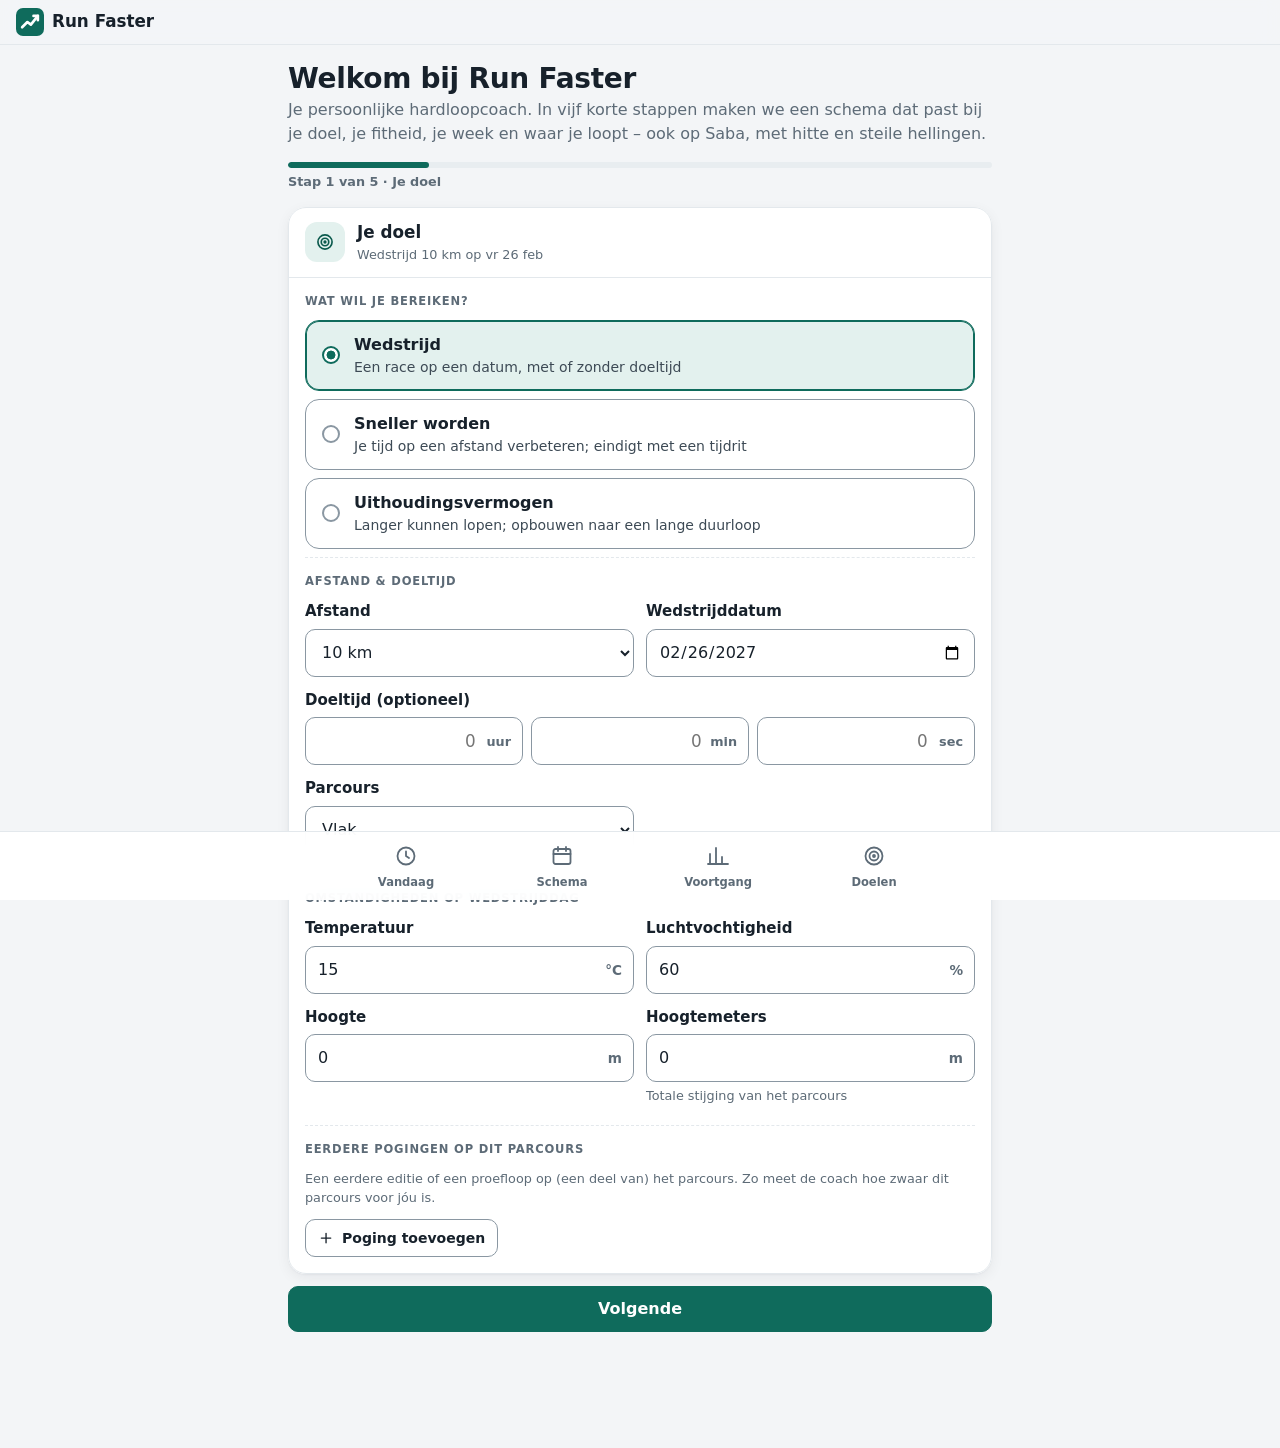
<file: index.html>
<!DOCTYPE html>
<html lang="nl">
<head>
<meta charset="utf-8">
<meta name="viewport" content="width=device-width, initial-scale=1, viewport-fit=cover">
<title>Run Faster – jouw persoonlijke hardloopcoach</title>
<meta name="description" content="Persoonlijke hardlooptrainingsschema's op maat: tempo, uithoudingsvermogen en snelheid, aangepast aan je doelen, hitte en hellingen. Met Garmin-import.">
<meta name="theme-color" content="#0f5c4c" media="(prefers-color-scheme: light)">
<meta name="theme-color" content="#101614" media="(prefers-color-scheme: dark)">
<meta property="og:title" content="Run Faster – jouw persoonlijke hardloopcoach">
<meta property="og:description" content="Trainingsschema's op maat die zich aanpassen aan je doelen en omstandigheden.">
<meta property="og:type" content="website">
<meta property="og:url" content="https://vanhunsel39.github.io/run-faster/">
<meta property="og:image" content="https://vanhunsel39.github.io/run-faster/icons/icon-512.png">
<meta name="twitter:card" content="summary">
<link rel="canonical" href="https://vanhunsel39.github.io/run-faster/">
<link rel="manifest" href="manifest.webmanifest">
<link rel="icon" href="icons/icon.svg" type="image/svg+xml">
<link rel="apple-touch-icon" href="icons/icon-192.png">
<link rel="stylesheet" href="css/styles.css">
<script defer src="js/units.js"></script>
<script defer src="js/vdot.js"></script>
<script defer src="js/conditions.js"></script>
<script defer src="js/sports.js"></script>
<script defer src="js/goal.js"></script>
<script defer src="js/zones.js"></script>
<script defer src="js/load.js"></script>
<script defer src="js/planner.js"></script>
<script defer src="js/coach.js"></script>
<script defer src="js/stats.js"></script>
<script defer src="js/player.js"></script>
<script defer src="js/importers.js"></script>
<script defer src="js/fitexport.js"></script>
<script defer src="js/storage.js"></script>
<script defer src="js/charts.js"></script>
<script defer src="js/app.js"></script>
</head>
<body>
<a class="skip-link" href="#view">Naar de inhoud</a>

<header class="app-header">
  <div class="brand">
    <svg class="brand-mark" viewBox="0 0 32 32" width="32" height="32" aria-hidden="true" focusable="false">
      <rect width="32" height="32" rx="8" fill="currentColor"/>
      <path d="M7 22 L13 16 L17 19 L25 9" fill="none" stroke="var(--on-accent)" stroke-width="3" stroke-linecap="round" stroke-linejoin="round"/>
      <path d="M20 9 H25 V14" fill="none" stroke="var(--on-accent)" stroke-width="3" stroke-linecap="round" stroke-linejoin="round"/>
    </svg>
    <span class="brand-name">Run Faster</span>
  </div>
  <p class="header-status" id="headerStatus"></p>
</header>

<main id="view" tabindex="-1">
  <h1>Run Faster</h1>
  <noscript><p>Deze app heeft JavaScript nodig. Zet JavaScript aan in je browser om je trainingsschema te gebruiken.</p></noscript>
  <p class="muted">Laden…</p>
</main>

<button type="button" class="fab" id="fab" data-action="fab" aria-label="Snel invoeren: run, andere sport of Garmin-bestand" hidden>
  <svg viewBox="0 0 24 24" aria-hidden="true" focusable="false"><path d="M12 5v14M5 12h14"/></svg>
</button>

<section id="player" class="player" role="dialog" aria-modal="true" aria-labelledby="plTitle" hidden></section>

<nav class="tabbar" aria-label="Hoofdnavigatie">
  <ul>
    <li><button type="button" data-nav="today"><svg viewBox="0 0 24 24" aria-hidden="true" focusable="false"><circle cx="12" cy="12" r="8.5"/><path d="M12 7.5V12l3 2"/></svg><span>Vandaag</span></button></li>
    <li><button type="button" data-nav="plan"><svg viewBox="0 0 24 24" aria-hidden="true" focusable="false"><rect x="3.5" y="5" width="17" height="15" rx="2"/><path d="M3.5 10h17M8 3v4M16 3v4"/></svg><span>Schema</span></button></li>
    <li><button type="button" data-nav="progress"><svg viewBox="0 0 24 24" aria-hidden="true" focusable="false"><path d="M4 20V10M10 20V4M16 20v-7M22 20H2"/></svg><span>Voortgang</span></button></li>
    <li><button type="button" data-nav="goals"><svg viewBox="0 0 24 24" aria-hidden="true" focusable="false"><circle cx="12" cy="12" r="8.5"/><circle cx="12" cy="12" r="4.5"/><circle cx="12" cy="12" r="1"/></svg><span>Doelen</span></button></li>
  </ul>
</nav>

<dialog id="modal" aria-labelledby="modalTitle">
  <div class="modal-inner">
    <div class="modal-head">
      <h2 id="modalTitle">Details</h2>
      <button type="button" class="icon-btn" data-action="closeModal" aria-label="Sluiten">
        <svg viewBox="0 0 24 24" aria-hidden="true" focusable="false"><path d="M6 6l12 12M18 6L6 18"/></svg>
      </button>
    </div>
    <div id="modalBody"></div>
  </div>
</dialog>

<input type="file" id="fileImport" aria-label="Garmin-bestand kiezen" accept=".fit,.gpx,.tcx,.zip,application/zip,application/gpx+xml" hidden>
<input type="file" id="fileBackup" aria-label="Back-upbestand kiezen" accept=".json,application/json" hidden>
<div id="dropHint" class="drop-hint" hidden><p>Laat je Garmin-bestand los om te importeren</p></div>
<div class="toast" id="toast" role="status" aria-live="polite"></div>
</body>
</html>
</file>
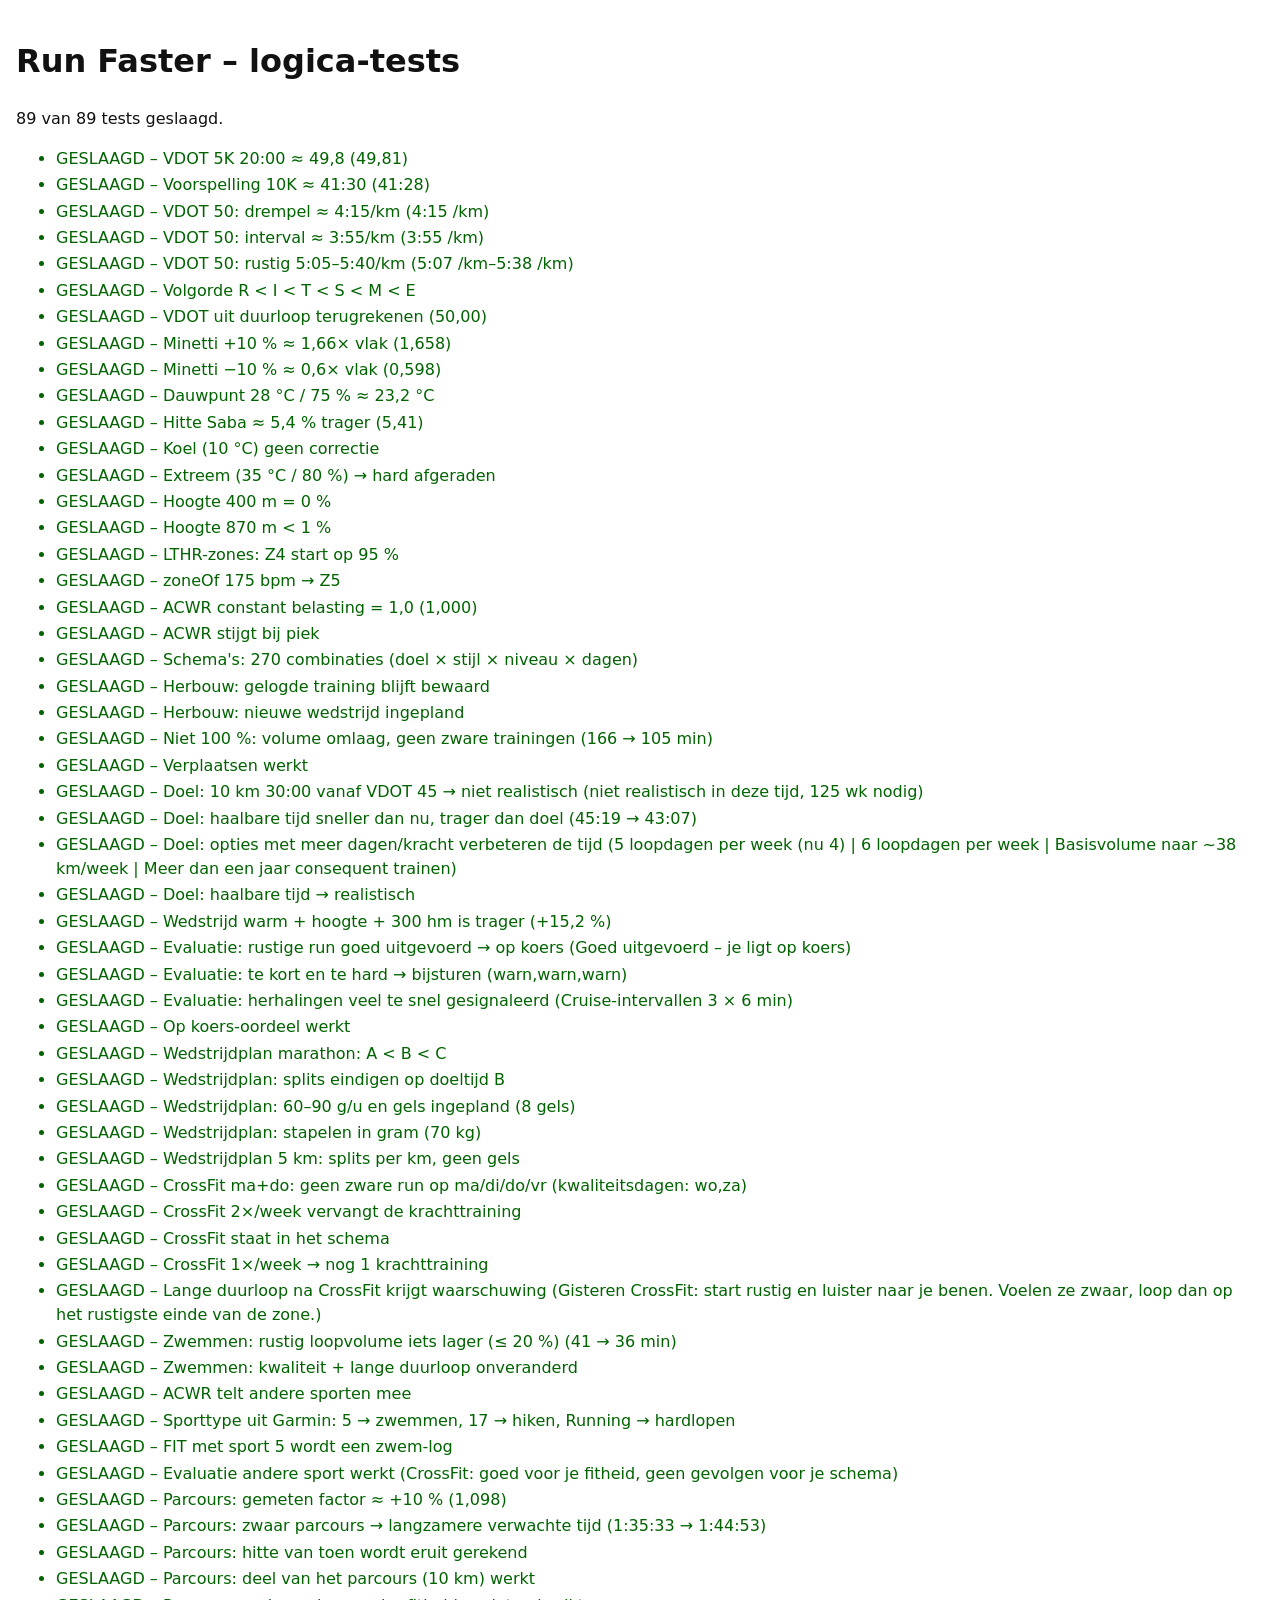
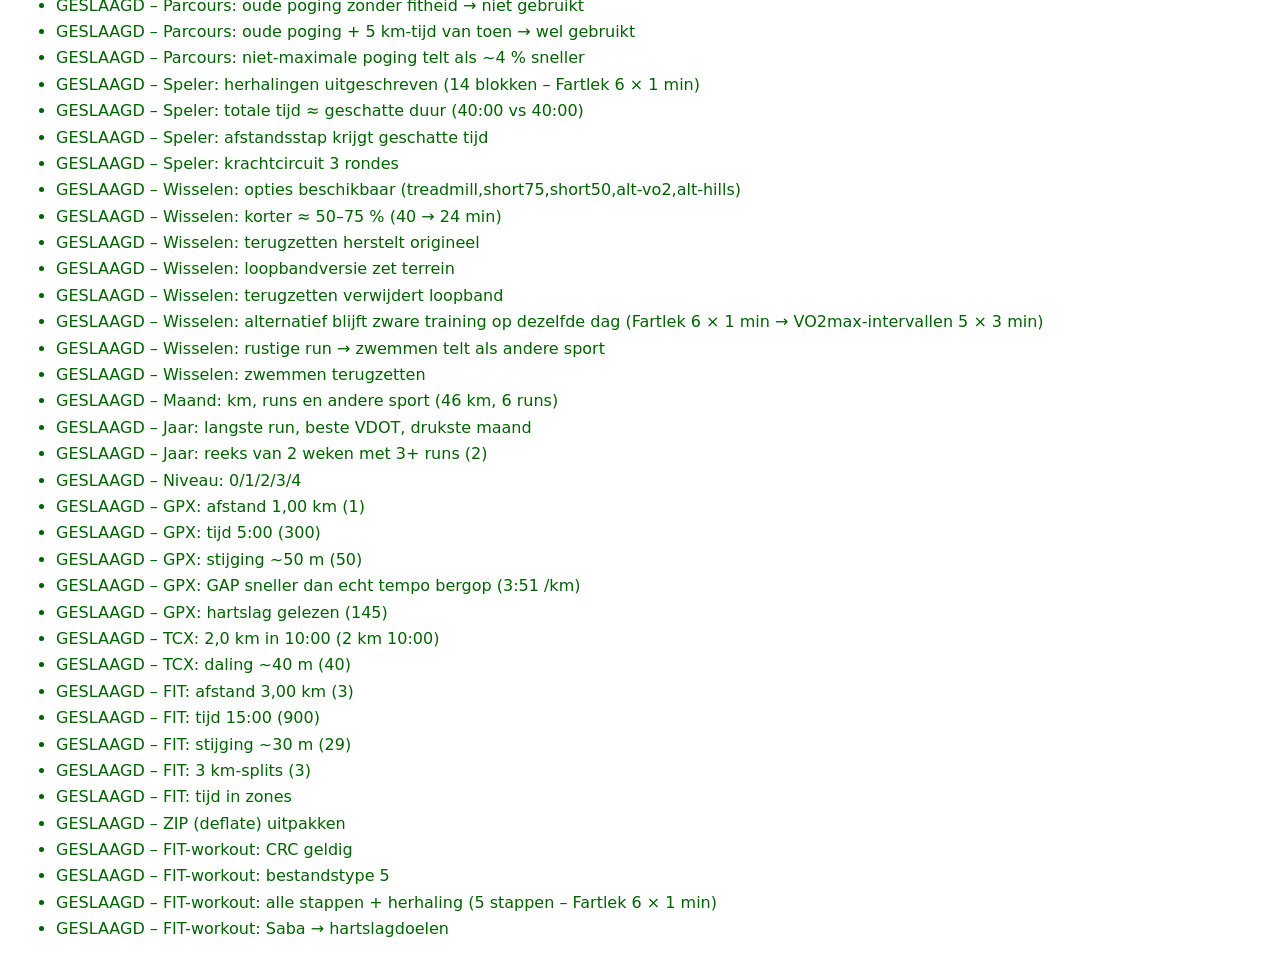
<file: tests/tests.html>
<!DOCTYPE html>
<html lang="nl">
<head>
<meta charset="utf-8">
<meta name="viewport" content="width=device-width, initial-scale=1">
<title>Run Faster – logica-tests</title>
<meta name="description" content="Zelftests voor de rekenkern van Run Faster.">
<style>
  body { font: 16px/1.5 system-ui, sans-serif; margin: 0; padding: 1rem; background: #fff; color: #111; }
  .pass { color: #006300; } .fail { color: #b00020; font-weight: 700; }
  li { margin: .15rem 0; }
</style>
<script src="../js/units.js" defer></script>
<script src="../js/vdot.js" defer></script>
<script src="../js/conditions.js" defer></script>
<script src="../js/sports.js" defer></script>
<script src="../js/goal.js" defer></script>
<script src="../js/zones.js" defer></script>
<script src="../js/load.js" defer></script>
<script src="../js/planner.js" defer></script>
<script src="../js/coach.js" defer></script>
<script src="../js/stats.js" defer></script>
<script src="../js/player.js" defer></script>
<script src="../js/importers.js" defer></script>
<script src="../js/fitexport.js" defer></script>
<script src="tests.js" defer></script>
</head>
<body>
<main>
  <h1>Run Faster – logica-tests</h1>
  <p id="summary">Bezig…</p>
  <ul id="results"></ul>
</main>
</body>
</html>
</file>
<file: css/styles.css>
/*
 * Run Faster – thema "rustig & professioneel". Mobile-first.
 * Uitlijning: alles links uitgelijnd (kaarten, formulieren, lijsten). Alleen lege staten zijn gecentreerd.
 * Spacing: 8px-raster (--s1 4 · --s2 8 · --s3 12 · --s4 16 · --s5 24 · --s6 32 · --s7 48).
 */
:root {
  color-scheme: light;
  --bg: #f3f5f7;
  --surface: #ffffff;
  --surface-2: #f1f4f6;
  --surface-3: #e8edf0;
  --ink: #17212b;
  --ink-2: #3d4a55;
  --muted: #5d6b77;
  --line: #e3e8ec;
  --field-border: #8a97a2;
  --accent: #0f6b5c;
  --accent-ink: #0b5a4d;
  --accent-soft: #e3f1ee;
  --on-accent: #ffffff;
  --good: #1f7a3a;
  --good-bg: #e7f5ec;
  --warn: #8a5300;
  --warn-bg: #fff4e0;
  --bad: #b42318;
  --bad-bg: #fdecea;
  --focus: #1d5fd1;
  --t-easy: #2a78d6;
  --t-key: #d9541e;
  --t-long: #4a3aa7;
  --t-cross: #12805c;
  --t-strength: #a63d78;
  --t-rest: #6b7783;
  --series-1: #2a78d6;
  --series-2: #eb6834;
  --grid: #e5e8ea;
  --axis: #c3c7cb;
  --tick: #6b6a64;
  --phase-base: #2a78d6;
  --phase-build: #1baf7a;
  --phase-peak: #eb6834;
  --phase-taper: #4a3aa7;
  --phase-test: #e87ba4;

  --s1: .25rem; --s2: .5rem; --s3: .75rem; --s4: 1rem; --s5: 1.5rem; --s6: 2rem; --s7: 3rem;
  --r-lg: 18px;
  --r: 14px;
  --r-sm: 10px;
  --shadow: 0 1px 2px rgba(16, 24, 40, .04), 0 4px 14px rgba(16, 24, 40, .06);
  --shadow-up: 0 -4px 18px rgba(16, 24, 40, .08);
  --tabbar-h: 4.25rem;
  --font: system-ui, -apple-system, "Segoe UI", Roboto, "Helvetica Neue", Arial, sans-serif;
}

@media (prefers-color-scheme: dark) {
  :root {
    color-scheme: dark;
    --bg: #0f1418;
    --surface: #182026;
    --surface-2: #1f2930;
    --surface-3: #27333b;
    --ink: #e8eef2;
    --ink-2: #c5d0d8;
    --muted: #9aa8b3;
    --line: #26323a;
    --field-border: #6d7c87;
    --accent: #4fd1b5;
    --accent-ink: #7fe0c9;
    --accent-soft: #16322c;
    --on-accent: #052019;
    --good: #5ad17a;
    --good-bg: #13301c;
    --warn: #ffc46b;
    --warn-bg: #33270f;
    --bad: #ff8f86;
    --bad-bg: #3a1714;
    --focus: #8ab4ff;
    --t-easy: #5b9cf0;
    --t-key: #f08a5d;
    --t-long: #9d93ef;
    --t-cross: #3fc493;
    --t-strength: #e07ab4;
    --t-rest: #9aa8b3;
    --series-1: #3987e5;
    --series-2: #d95926;
    --grid: #2a3238;
    --axis: #46525a;
    --tick: #a3a29b;
    --phase-base: #3987e5;
    --phase-build: #199e70;
    --phase-peak: #d95926;
    --phase-taper: #9085e9;
    --phase-test: #d55181;
    --shadow: 0 1px 2px rgba(0, 0, 0, .3);
    --shadow-up: 0 -4px 18px rgba(0, 0, 0, .35);
  }
}

/* ---------- basis ---------- */
*, *::before, *::after { box-sizing: border-box; }
html { -webkit-text-size-adjust: 100%; -webkit-tap-highlight-color: transparent; }
body {
  margin: 0;
  font: 1rem/1.5 var(--font);
  background: var(--bg);
  color: var(--ink);
  padding-bottom: calc(var(--tabbar-h) + env(safe-area-inset-bottom, 0px) + var(--s4));
}
h1, h2, h3 { line-height: 1.25; margin: 0 0 var(--s3); letter-spacing: -.01em; }
h1 { font-size: 1.75rem; font-weight: 750; }
h2 { font-size: 1.125rem; font-weight: 700; }
h3 { font-size: 1rem; font-weight: 700; }
p { margin: 0 0 var(--s3); }
a { color: var(--accent-ink); }
img, svg { max-width: 100%; }
code { font-size: .9em; background: var(--surface-2); padding: .1em .35em; border-radius: 6px; }
.muted { color: var(--muted); }
.small { font-size: .8125rem; }
.sr-only { position: absolute; width: 1px; height: 1px; padding: 0; margin: -1px; overflow: hidden; clip: rect(0 0 0 0); white-space: nowrap; border: 0; }
[hidden] { display: none !important; }
.num, td, .metric-value { font-variant-numeric: tabular-nums; }
:focus-visible { outline: 3px solid var(--focus); outline-offset: 2px; border-radius: 6px; }
.skip-link { position: absolute; left: var(--s2); top: -100px; background: var(--surface); color: var(--ink); padding: var(--s2) var(--s3); z-index: 90; border-radius: var(--r-sm); }
.skip-link:focus { top: var(--s2); }

/* ---------- app-balk ---------- */
.app-header {
  position: sticky; top: 0; z-index: 30;
  display: flex; align-items: center; justify-content: space-between; gap: var(--s3);
  padding: calc(var(--s2) + env(safe-area-inset-top, 0px)) max(var(--s4), env(safe-area-inset-right, 0px)) var(--s2) max(var(--s4), env(safe-area-inset-left, 0px));
  background: color-mix(in srgb, var(--bg) 88%, transparent);
  -webkit-backdrop-filter: saturate(1.4) blur(10px); backdrop-filter: saturate(1.4) blur(10px);
  border-bottom: 1px solid var(--line);
}
.brand { display: flex; align-items: center; gap: var(--s2); color: var(--accent); font-weight: 750; white-space: nowrap; }
.brand-mark { width: 28px; height: 28px; }
.brand-name { color: var(--ink); font-size: 1.05rem; }
.header-status { margin: 0; font-size: .78rem; font-weight: 650; color: var(--accent-ink); background: var(--accent-soft); padding: .3rem .75rem; border-radius: 999px; text-align: right; }
.header-status:empty { display: none; }

main {
  max-width: 46rem; margin: 0 auto;
  padding: var(--s4) max(var(--s4), env(safe-area-inset-right, 0px)) var(--s6) max(var(--s4), env(safe-area-inset-left, 0px));
  outline: none;
}
.page-head { margin-bottom: var(--s4); }
.page-head h1 { margin-bottom: 2px; }
.page-head p { margin: 0; color: var(--muted); }

/* ---------- kaarten ---------- */
.card {
  background: var(--surface); border-radius: var(--r-lg); padding: var(--s4);
  margin-bottom: var(--s4); box-shadow: var(--shadow); border: 1px solid var(--line);
}
.card > :last-child { margin-bottom: 0; }
.card-head { display: flex; justify-content: space-between; align-items: flex-start; gap: var(--s3); margin-bottom: var(--s2); }
.card-head h2, .card-head h3 { margin: 0; }
.section-title { font-size: .78rem; text-transform: uppercase; letter-spacing: .07em; color: var(--muted); font-weight: 750; margin: var(--s5) 0 var(--s2); }
.eyebrow { font-size: .75rem; text-transform: uppercase; letter-spacing: .07em; color: var(--muted); font-weight: 750; margin-bottom: var(--s1); }
.empty { text-align: center; padding: var(--s6) var(--s4); }

.stats { display: grid; grid-template-columns: repeat(2, minmax(0, 1fr)); gap: var(--s3); margin-bottom: var(--s4); }
@media (min-width: 40rem) { .stats { grid-template-columns: repeat(4, minmax(0, 1fr)); } }
.stat { background: var(--surface); border: 1px solid var(--line); border-radius: var(--r); padding: var(--s3) var(--s4); box-shadow: var(--shadow); }
.stat .label { font-size: .75rem; color: var(--muted); margin: 0; font-weight: 650; }
.stat .value { font-size: 1.5rem; font-weight: 750; margin: 0; }
.stat .sub { font-size: .75rem; color: var(--muted); margin: 0; }

/* ---------- knoppen ---------- */
button, .btn { font: inherit; }
.btn {
  display: inline-flex; align-items: center; justify-content: center; gap: var(--s2);
  min-height: 46px; padding: var(--s2) var(--s4); border-radius: var(--r-sm); cursor: pointer;
  border: 1px solid var(--field-border); background: var(--surface); color: var(--ink); font-weight: 650; text-decoration: none;
  transition: background-color .15s, border-color .15s, transform .05s;
}
.btn:hover { background: var(--surface-2); }
.btn:active { transform: scale(.98); }
.btn.primary { background: var(--accent); border-color: var(--accent); color: var(--on-accent); }
.btn.primary:hover { background: var(--accent-ink); border-color: var(--accent-ink); }
.btn.ghost { border-color: transparent; background: var(--surface-2); }
.btn.danger { color: var(--bad); border-color: var(--bad); background: transparent; }
.btn.small { min-height: 38px; padding: var(--s1) var(--s3); font-size: .875rem; }
.btn svg { width: 1.15em; height: 1.15em; fill: none; stroke: currentColor; stroke-width: 2; stroke-linecap: round; stroke-linejoin: round; }
.btn-row { display: flex; flex-wrap: wrap; gap: var(--s2); margin-top: var(--s3); }
.actions { display: grid; gap: var(--s2); margin-top: var(--s4); }
.actions > .btn.primary { min-height: 52px; font-size: 1.05rem; }
.actions .secondary { display: grid; grid-template-columns: repeat(auto-fit, minmax(6rem, 1fr)); gap: var(--s2); }
.actions .secondary .btn { padding-inline: var(--s2); font-size: .875rem; white-space: nowrap; }
.icon-btn { min-width: 44px; min-height: 44px; display: inline-flex; align-items: center; justify-content: center; border: 0; background: transparent; color: var(--ink); border-radius: 999px; cursor: pointer; }
.icon-btn:hover { background: var(--surface-2); }
.icon-btn svg { width: 22px; height: 22px; fill: none; stroke: currentColor; stroke-width: 2; stroke-linecap: round; }
.linklike { background: none; border: 0; padding: var(--s1) 0; color: var(--accent-ink); text-decoration: underline; cursor: pointer; min-height: 32px; font: inherit; font-weight: 650; }

/* ---------- chips & status ---------- */
.chip { display: inline-flex; align-items: center; gap: .35em; font-size: .75rem; font-weight: 650; padding: .2em .65em; border-radius: 999px; background: var(--surface-2); color: var(--ink-2); white-space: nowrap; }
.chip .dot { width: .55em; height: .55em; border-radius: 50%; background: currentColor; }
.phase-base .dot { background: var(--phase-base); }
.phase-build .dot { background: var(--phase-build); }
.phase-peak .dot { background: var(--phase-peak); }
.phase-taper .dot { background: var(--phase-taper); }
.phase-test .dot { background: var(--phase-test); }
.status { display: inline-flex; align-items: center; gap: .3em; font-size: .8rem; font-weight: 700; white-space: nowrap; }
.status svg { width: 1.05em; height: 1.05em; fill: none; stroke: currentColor; stroke-width: 2.5; stroke-linecap: round; stroke-linejoin: round; }
.status-done { color: var(--good); }
.status-missed { color: var(--bad); }
.status-skipped { color: var(--muted); }

/* ---------- score-widget (op koers) ---------- */
.score { display: grid; grid-template-columns: auto 1fr; gap: var(--s2) var(--s4); align-items: center; }
.score-ico { width: 56px; height: 56px; border-radius: 50%; display: grid; place-items: center; }
.score-ico svg { width: 30px; height: 30px; fill: none; stroke: currentColor; stroke-width: 2.4; stroke-linecap: round; stroke-linejoin: round; }
.score.good .score-ico { background: var(--good-bg); color: var(--good); }
.score.ok .score-ico { background: var(--warn-bg); color: var(--warn); }
.score.adjust .score-ico { background: var(--bad-bg); color: var(--bad); }
.score-label { font-size: .72rem; font-weight: 750; color: var(--muted); text-transform: uppercase; letter-spacing: .07em; margin: 0; }
.score-title { font-size: 1.25rem; font-weight: 750; margin: 0; }
.score-sub { margin: 0; color: var(--ink-2); font-size: .9rem; }
.score-details { grid-column: 1 / -1; }
.disclosure > summary { cursor: pointer; list-style: none; display: flex; align-items: center; gap: var(--s2); min-height: 44px; font-weight: 650; color: var(--accent-ink); }
.disclosure > summary::-webkit-details-marker { display: none; }
.disclosure > summary::after { content: ""; width: .45em; height: .45em; border-right: 2px solid currentColor; border-bottom: 2px solid currentColor; transform: rotate(45deg); margin-left: .25em; transition: transform .2s; }
.disclosure[open] > summary::after { transform: rotate(-135deg); }

/* ---------- training (hero) ---------- */
.hero { position: relative; overflow: hidden; }
.hero::before { content: ""; position: absolute; inset: 0 0 auto 0; height: 4px; background: var(--tc, var(--accent)); }
.workout-title { font-size: 1.35rem; margin: 0 0 var(--s2); }
.metrics { display: grid; grid-template-columns: repeat(3, minmax(0, 1fr)); gap: var(--s2); margin: var(--s3) 0 var(--s4); }
.metric { background: var(--surface-2); border-radius: var(--r-sm); padding: var(--s2) var(--s3); min-width: 0; }
.metric-label { display: block; font-size: .68rem; text-transform: uppercase; letter-spacing: .06em; color: var(--muted); font-weight: 750; }
.metric-value { display: block; font-size: 1rem; font-weight: 750; overflow-wrap: anywhere; }
.workout-meta { display: flex; flex-wrap: wrap; gap: var(--s2); color: var(--ink-2); margin-bottom: var(--s2); align-items: center; }

.timeline { list-style: none; margin: 0 0 var(--s3); padding: 0; }
.timeline > li { position: relative; padding: var(--s2) 0 var(--s2) 1.7rem; }
.timeline > li::before { content: ""; position: absolute; left: .5rem; top: 0; bottom: 0; width: 2px; background: var(--line); }
.timeline > li::after { content: ""; position: absolute; left: .22rem; top: .9rem; width: .7rem; height: .7rem; border-radius: 50%; background: var(--surface); border: 2.5px solid var(--tl, var(--t-easy)); }
.timeline > li:first-child::before { top: 1rem; }
.timeline > li:last-child::before { bottom: auto; height: 1rem; }
.tl-low { --tl: var(--t-easy); }
.tl-high { --tl: var(--t-key); }
.tl-rest { --tl: var(--t-rest); }
.timeline > li.rep { padding-right: var(--s3); }
.timeline > li.rep > .rep-box { background: var(--surface-2); border-radius: var(--r-sm); padding: var(--s2) var(--s3); }
.timeline > li.rep::after { background: var(--t-key); border-color: var(--t-key); }
.rep-title { font-weight: 750; font-size: .9rem; display: block; margin-bottom: var(--s1); }
.rep-box ol { list-style: none; margin: 0; padding: 0; }
.rep-box ol li { padding: var(--s1) 0 var(--s1) var(--s3); border-left: 3px solid var(--tl, var(--t-easy)); margin-bottom: var(--s1); }
.step-name { font-weight: 650; display: block; }
.step-target { display: block; color: var(--ink-2); font-size: .85rem; }
.step-kind { font-size: .68rem; text-transform: uppercase; letter-spacing: .06em; color: var(--muted); font-weight: 750; display: block; }
.notes { margin: 0 0 var(--s3); padding-left: 1.2rem; color: var(--ink-2); }
.notes li { margin-bottom: var(--s1); }

/* ---------- weekstrip & daglijst ---------- */
.weekstrip { display: grid; grid-template-columns: repeat(7, minmax(0, 1fr)); gap: 4px; margin-bottom: var(--s3); }
.ws-day { display: flex; flex-direction: column; align-items: center; gap: 3px; padding: var(--s2) 0; border-radius: var(--r-sm); border: 1px solid var(--line); background: var(--surface); color: var(--ink); cursor: pointer; min-height: 76px; font: inherit; }
.ws-day:hover { border-color: var(--field-border); }
.ws-day.is-today { background: var(--accent-soft); border-color: var(--accent); }
.ws-d { font-size: .68rem; font-weight: 750; text-transform: uppercase; color: var(--muted); }
.ws-n { font-size: .95rem; font-weight: 750; }
.ws-ico { width: 22px; height: 22px; border-radius: 50%; display: grid; place-items: center; color: #fff; background: var(--tc, var(--t-rest)); }
.ws-ico svg { width: 13px; height: 13px; fill: none; stroke: currentColor; stroke-width: 2.6; stroke-linecap: round; stroke-linejoin: round; }
.ws-ico.rest { background: transparent; border: 1.5px dashed var(--field-border); }
.ws-legend { display: flex; flex-wrap: wrap; gap: var(--s1) var(--s3); font-size: .75rem; color: var(--muted); margin: 0 0 var(--s2); list-style: none; padding: 0; }
.ws-legend li { display: inline-flex; align-items: center; gap: 4px; }
.ws-legend i { width: 9px; height: 9px; border-radius: 50%; background: var(--tc); display: inline-block; }

.day-list { list-style: none; margin: 0; padding: 0; }
.day-list > li + li { border-top: 1px solid var(--line); }
.day-btn {
  width: 100%; display: grid; grid-template-columns: 2.9rem 2.25rem minmax(0, 1fr) auto; gap: var(--s3); align-items: center;
  text-align: left; background: none; border: 0; color: inherit; padding: var(--s3) var(--s1); min-height: 60px; cursor: pointer; border-radius: var(--r-sm); font: inherit;
}
.day-btn:hover { background: var(--surface-2); }
.day-btn.is-today { background: var(--accent-soft); }
.day-btn .d { font-weight: 750; font-size: .8rem; text-transform: uppercase; }
.day-btn .d small { display: block; font-weight: 500; color: var(--muted); text-transform: none; font-size: .75rem; }
.day-btn .t { font-weight: 650; min-width: 0; }
.day-btn .t small { display: block; font-weight: 400; color: var(--muted); font-size: .78rem; }
.type-ico { width: 2.25rem; height: 2.25rem; border-radius: 10px; display: grid; place-items: center; background: color-mix(in srgb, var(--tc, var(--t-easy)) 15%, transparent); color: var(--tc, var(--t-easy)); }
.type-ico svg { width: 18px; height: 18px; fill: none; stroke: currentColor; stroke-width: 2.2; stroke-linecap: round; stroke-linejoin: round; }
.tc-easy { --tc: var(--t-easy); }
.tc-key { --tc: var(--t-key); }
.tc-long { --tc: var(--t-long); }
.tc-cross { --tc: var(--t-cross); }
.tc-strength { --tc: var(--t-strength); }
.tc-rest { --tc: var(--t-rest); }

details.week { background: var(--surface); border: 1px solid var(--line); border-radius: var(--r-lg); margin-bottom: var(--s3); box-shadow: var(--shadow); }
details.week.is-current { border-color: var(--accent); box-shadow: 0 0 0 1px var(--accent), var(--shadow); }
details.week > summary { list-style: none; cursor: pointer; padding: var(--s3) var(--s4); display: grid; grid-template-columns: 1fr auto; gap: 6px var(--s3); align-items: center; min-height: 56px; }
details.week > summary::-webkit-details-marker { display: none; }
.wk-title { font-weight: 750; }
.wk-sub { grid-column: 1 / -1; color: var(--muted); font-size: .8rem; }
.wk-figs { grid-column: 1 / -1; display: flex; flex-wrap: wrap; gap: var(--s1) var(--s4); font-size: .8rem; color: var(--ink-2); }
.wk-figs strong { color: var(--ink); }
details.week > .week-body { padding: 0 var(--s3) var(--s3); }
details.week[open] > summary { border-bottom: 1px solid var(--line); }
.progressbar { height: 6px; background: var(--surface-3); border-radius: 999px; overflow: hidden; grid-column: 1 / -1; display: block; }
.progressbar span { display: block; height: 100%; background: var(--accent); border-radius: 999px; }

/* ---------- meldingen ---------- */
.notice { display: grid; grid-template-columns: auto minmax(0, 1fr); gap: var(--s1) var(--s3); padding: var(--s3) var(--s4); border-radius: var(--r); background: var(--surface); border: 1px solid var(--line); margin-bottom: var(--s2); box-shadow: var(--shadow); }
.notice > svg { width: 22px; height: 22px; margin-top: 1px; fill: none; stroke: currentColor; stroke-width: 2; stroke-linecap: round; stroke-linejoin: round; color: var(--accent); }
.notice.warn { background: var(--warn-bg); border-color: transparent; }
.notice.warn > svg { color: var(--warn); }
.notice h3 { margin: 0; font-size: .95rem; }
.notice p { margin: var(--s1) 0 0; color: var(--ink-2); font-size: .9rem; }
.notice .btn { margin-top: var(--s2); }
.insight { border-left: 4px solid var(--accent); }
.insight.warn { border-left-color: var(--warn); background: var(--warn-bg); }
.insight.warn h3 { color: var(--warn); }
.insight h3 { display: flex; gap: var(--s2); align-items: center; }
.insight h3 svg { width: 1.2em; height: 1.2em; flex: none; fill: none; stroke: currentColor; stroke-width: 2; stroke-linecap: round; stroke-linejoin: round; }
.review { list-style: none; padding: 0; margin: 0 0 var(--s3); }
.review li { display: flex; gap: var(--s2); align-items: flex-start; padding: var(--s1) 0; }
.review svg { width: 1.15em; height: 1.15em; flex: none; margin-top: .2em; fill: none; stroke: currentColor; stroke-width: 2.2; stroke-linecap: round; stroke-linejoin: round; }
.rv-good svg { color: var(--good); }
.rv-warn svg, .rv-bad svg { color: var(--warn); }
.rv-info svg { color: var(--muted); }

/* ---------- formulieren ---------- */
fieldset { border: 0; padding: 0; margin: 0; min-width: 0; }
legend { padding: 0; }
.sect { background: var(--surface); border-radius: var(--r-lg); box-shadow: var(--shadow); border: 1px solid var(--line); margin-bottom: var(--s3); overflow: hidden; }
.sect-head {
  width: 100%; display: grid; grid-template-columns: auto minmax(0, 1fr) auto; gap: var(--s3); align-items: center; text-align: left;
  padding: var(--s3) var(--s4); background: none; border: 0; color: inherit; font: inherit; cursor: pointer; min-height: 68px;
}
.sect-head:hover { background: var(--surface-2); }
.sect-ico { width: 40px; height: 40px; border-radius: 12px; display: grid; place-items: center; background: var(--accent-soft); color: var(--accent-ink); }
.sect-ico svg { width: 20px; height: 20px; fill: none; stroke: currentColor; stroke-width: 2; stroke-linecap: round; stroke-linejoin: round; }
.sect-title { display: block; font-weight: 750; font-size: 1.05rem; }
.sect-sum { display: block; font-size: .8rem; color: var(--muted); overflow: hidden; text-overflow: ellipsis; white-space: nowrap; }
.sect-chev { width: .6rem; height: .6rem; border-right: 2px solid var(--muted); border-bottom: 2px solid var(--muted); transform: rotate(45deg); margin: 0 var(--s1) 4px 0; transition: transform .2s; }
.sect.is-open .sect-chev { transform: rotate(-135deg); margin-bottom: -4px; }
.sect-body { padding: 0 var(--s4) var(--s4); border-top: 1px solid var(--line); }
.sect.static .sect-head { cursor: default; }
.sect.static .sect-head:hover { background: none; }
.sect.static .sect-chev { display: none; }
.sub { padding-top: var(--s4); }
.sub + .sub { margin-top: var(--s2); border-top: 1px dashed var(--line); }
.sub-title { font-size: .72rem; text-transform: uppercase; letter-spacing: .07em; color: var(--muted); font-weight: 750; margin: 0 0 var(--s3); }
.field { margin-bottom: var(--s3); min-width: 0; }
.field > label, .field > .label { display: block; font-weight: 650; font-size: .9375rem; margin-bottom: 6px; }
.hint { display: block; font-size: .8rem; color: var(--muted); margin-top: var(--s1); }
.row { display: grid; gap: 0 var(--s3); grid-template-columns: repeat(2, minmax(0, 1fr)); }
.row > .wide { grid-column: 1 / -1; }
@media (max-width: 21rem) { .row { grid-template-columns: 1fr; } }
input[type="text"], input[type="number"], input[type="date"], select, textarea {
  width: 100%; min-height: 48px; padding: var(--s2) var(--s3); font: inherit; font-size: 1rem; color: var(--ink);
  background: var(--surface); border: 1px solid var(--field-border); border-radius: var(--r-sm);
  transition: border-color .15s, box-shadow .15s;
}
input:focus, select:focus, textarea:focus { outline: none; border-color: var(--accent); box-shadow: 0 0 0 3px color-mix(in srgb, var(--accent) 30%, transparent); }
textarea { min-height: 5rem; resize: vertical; }
.input { position: relative; display: flex; align-items: center; }
.input.has-unit input { padding-right: 3.2rem; }
.input .unit { position: absolute; right: var(--s3); color: var(--muted); font-size: .85rem; font-weight: 650; pointer-events: none; }
.seg { display: flex; flex-wrap: wrap; gap: 4px; padding: 4px; background: var(--surface-2); border-radius: var(--r); }
.seg label { flex: 1 1 auto; position: relative; }
.seg input { position: absolute; opacity: 0; width: 1px; height: 1px; }
.seg span { display: flex; align-items: center; justify-content: center; min-height: 42px; padding: var(--s1) var(--s3); border-radius: var(--r-sm); font-weight: 650; font-size: .9rem; cursor: pointer; text-align: center; color: var(--ink-2); }
.seg input:checked + span { background: var(--surface); color: var(--accent-ink); box-shadow: 0 1px 3px rgba(16, 24, 40, .15), inset 0 0 0 1.5px var(--accent); }
.seg input:focus-visible + span { outline: 3px solid var(--focus); }
.seg.scroll { flex-wrap: nowrap; overflow-x: auto; scrollbar-width: none; }
.seg.scroll label { flex: 0 0 auto; }
.choices { display: grid; gap: var(--s2); }
.choice { position: relative; }
.choice input { position: absolute; opacity: 0; width: 1px; height: 1px; }
.choice span { display: block; padding: var(--s3) var(--s4) var(--s3) 3rem; border-radius: var(--r); border: 1px solid var(--field-border); background: var(--surface); cursor: pointer; position: relative; color: var(--ink-2); font-size: .875rem; }
.choice span strong { display: block; color: var(--ink); font-size: 1rem; }
.choice span::before { content: ""; position: absolute; left: var(--s4); top: 50%; width: 18px; height: 18px; margin-top: -9px; border-radius: 50%; border: 2px solid var(--field-border); background: var(--surface); }
.choice input:checked + span { border-color: var(--accent); background: var(--accent-soft); box-shadow: inset 0 0 0 1px var(--accent); }
.choice input:checked + span::before { border-color: var(--accent); background: radial-gradient(circle, var(--accent) 42%, var(--surface) 48%); }
.choice input:focus-visible + span { outline: 3px solid var(--focus); outline-offset: 2px; }
.days { display: grid; grid-template-columns: repeat(7, minmax(0, 1fr)); gap: 6px; }
.days label { position: relative; }
.days input { position: absolute; opacity: 0; width: 1px; height: 1px; }
.days span { display: grid; place-items: center; aspect-ratio: 1; min-height: 40px; max-width: 52px; margin: 0 auto; border-radius: 50%; border: 1.5px solid var(--field-border); font-weight: 700; font-size: .85rem; cursor: pointer; background: var(--surface); }
.days input:checked + span { background: var(--accent); border-color: var(--accent); color: var(--on-accent); }
.days input:focus-visible + span { outline: 3px solid var(--focus); outline-offset: 2px; }
.switch { position: relative; display: flex; gap: var(--s3); align-items: center; justify-content: space-between; min-height: 52px; padding: var(--s2) 0; cursor: pointer; }
.switch + .switch { border-top: 1px solid var(--line); }
.switch input { position: absolute; opacity: 0; width: 1px; height: 1px; }
.switch .sw-text { flex: 1; font-size: .9375rem; font-weight: 600; }
.switch .sw-text small { display: block; color: var(--muted); font-size: .8rem; font-weight: 400; }
.switch .sw { width: 48px; height: 28px; border-radius: 999px; background: var(--surface-3); border: 1px solid var(--field-border); position: relative; flex: none; transition: background-color .15s; }
.switch .sw::after { content: ""; position: absolute; top: 2px; left: 2px; width: 22px; height: 22px; border-radius: 50%; background: #fff; box-shadow: 0 1px 3px rgba(0, 0, 0, .3); transition: transform .15s; }
.switch input:checked ~ .sw { background: var(--accent); border-color: var(--accent); }
.switch input:checked ~ .sw::after { transform: translateX(20px); }
.switch input:focus-visible ~ .sw { outline: 3px solid var(--focus); outline-offset: 2px; }
.rpe-head { display: flex; justify-content: space-between; align-items: baseline; gap: var(--s2); margin-bottom: 4px; }
.rpe-head label { font-weight: 650; font-size: .9375rem; }
.rpe-out { font-weight: 750; color: var(--accent-ink); font-size: .9rem; }
input[type="range"] { width: 100%; height: 40px; accent-color: var(--accent); margin: 0; }
.rpe-scale { display: flex; justify-content: space-between; font-size: .72rem; color: var(--muted); }
.mini { border: 1px solid var(--line); border-radius: var(--r); padding: var(--s3); margin-bottom: var(--s3); background: var(--surface-2); }
.mini-head { display: flex; justify-content: space-between; align-items: center; gap: var(--s2); margin-bottom: var(--s2); }
.mini-title { font-weight: 750; font-size: .95rem; min-width: 0; }
.mini input, .mini select { background: var(--surface); }
.preview { background: var(--accent-soft); color: var(--ink); border-radius: var(--r-sm); padding: var(--s3); font-size: .875rem; margin: var(--s2) 0 0; }
.preview:empty { display: none; }
.error { color: var(--bad); font-weight: 650; }
.error:empty { display: none; }
.error:not(:empty) { background: var(--bad-bg); padding: var(--s3); border-radius: var(--r-sm); }
.wiz-progress { height: 6px; background: var(--surface-3); border-radius: 999px; overflow: hidden; margin: var(--s3) 0 var(--s1); }
.wiz-progress span { display: block; height: 100%; background: var(--accent); border-radius: 999px; transition: width .3s; }
.wiz-step { font-size: .8rem; color: var(--muted); font-weight: 650; margin-bottom: var(--s4); }
.savebar {
  position: sticky; bottom: calc(var(--tabbar-h) + env(safe-area-inset-bottom, 0px) + var(--s2)); z-index: 15;
  display: flex; align-items: center; gap: var(--s3); justify-content: space-between;
  background: var(--surface); border: 1px solid var(--line); border-radius: var(--r); padding: var(--s2) var(--s2) var(--s2) var(--s4);
  box-shadow: var(--shadow-up); margin: var(--s4) 0;
}
.savebar-status { font-size: .8rem; color: var(--muted); }
.savebar-status.dirty { color: var(--warn); font-weight: 650; }

/* ---------- tabellen ---------- */
.table-wrap { overflow-x: auto; }
table { border-collapse: collapse; width: 100%; font-variant-numeric: tabular-nums; font-size: .9rem; }
th, td { text-align: left; padding: var(--s2) var(--s3); border-bottom: 1px solid var(--line); vertical-align: top; }
thead th { font-size: .7rem; color: var(--muted); font-weight: 750; text-transform: uppercase; letter-spacing: .05em; }
tbody th { font-weight: 650; }
@media (max-width: 34rem) {
  table.rtable thead { position: absolute; width: 1px; height: 1px; overflow: hidden; clip: rect(0 0 0 0); }
  table.rtable, table.rtable tbody, table.rtable tr, table.rtable th, table.rtable td { display: block; width: 100%; }
  table.rtable tr { border: 1px solid var(--line); border-radius: var(--r-sm); margin-bottom: var(--s2); padding: var(--s2) var(--s3); }
  table.rtable th[scope="row"] { border: 0; padding: 0 0 var(--s1); font-size: .95rem; }
  table.rtable td { border: 0; padding: 3px 0; display: flex; justify-content: space-between; gap: var(--s3); text-align: right; }
  table.rtable td::before { content: attr(data-label); color: var(--muted); font-size: .8rem; font-weight: 650; text-align: left; }
}
dl.kv { display: grid; grid-template-columns: minmax(0, 1fr) minmax(0, 1.3fr); margin: 0 0 var(--s3); font-size: .9rem; }
dl.kv dt, dl.kv dd { padding: var(--s2) 0; border-bottom: 1px solid var(--line); margin: 0; }
dl.kv dt { color: var(--muted); font-weight: 600; padding-right: var(--s3); }
dl.kv dd { font-weight: 650; font-variant-numeric: tabular-nums; }

/* ---------- grafieken ---------- */
.chart { margin: 0 0 var(--s2); }
.chart figcaption { font-weight: 750; margin-bottom: var(--s2); }
.chart-box { position: relative; }
.chart-svg { width: 100%; height: auto; display: block; overflow: visible; }
.chart-svg .grid { stroke: var(--grid); stroke-width: 1; }
.chart-svg .axis { stroke: var(--axis); stroke-width: 1; }
.chart-svg .tick { fill: var(--tick); font-size: 12px; font-family: var(--font); }
.chart-svg .s1 { fill: var(--series-1); }
.chart-svg .s2 { fill: var(--series-2); }
.chart-svg .line { fill: none; stroke: var(--series-1); stroke-width: 2; stroke-linejoin: round; stroke-linecap: round; }
.chart-svg .dot { stroke: var(--surface); stroke-width: 2; }
.chart-svg .band { fill: var(--good); opacity: .08; }
.chart-svg .hitbox { fill: transparent; }
.chart-svg .crosshair { stroke: var(--field-border); stroke-width: 1; opacity: 0; }
.chart-svg .hit.active .crosshair { opacity: 1; }
.chart-svg .hit.active path, .chart-svg .hit:focus path { filter: brightness(1.12); }
.chart-svg .hit.now .hitbox { fill: var(--accent-soft); opacity: .6; }
.chart-svg .hit:focus { outline: none; }
.chart-svg .hit:focus .hitbox { stroke: var(--focus); stroke-width: 2; }
.tooltip { position: absolute; z-index: 5; pointer-events: none; background: var(--ink); color: var(--bg); padding: var(--s1) var(--s2); border-radius: var(--r-sm); font-size: .8rem; max-width: 16rem; }
.legend { display: flex; flex-wrap: wrap; gap: var(--s4); list-style: none; padding: 0; margin: 0 0 var(--s2); font-size: .8rem; color: var(--ink-2); }
.legend li { display: inline-flex; align-items: center; gap: var(--s2); }
.swatch { width: 12px; height: 12px; border-radius: 3px; display: inline-block; }
.swatch.s1 { background: var(--series-1); }
.swatch.s2 { background: var(--series-2); }
.chart-table summary { cursor: pointer; color: var(--accent-ink); font-size: .875rem; font-weight: 650; min-height: 36px; padding: var(--s1) 0; }
.hbars { list-style: none; padding: 0; margin: 0; }
.hbars li { display: grid; grid-template-columns: 4.2rem 1fr auto; gap: var(--s2); align-items: center; padding: var(--s1) 0; }
.hb-track { height: 12px; background: var(--surface-3); border-radius: 4px; overflow: hidden; }
.hb-bar { display: block; height: 100%; border-radius: 0 4px 4px 0; background: var(--series-1); }
.hb-val { white-space: nowrap; text-align: right; font-variant-numeric: tabular-nums; font-size: .85rem; }
td .small { white-space: nowrap; }

/* ---------- tabbalk ---------- */
.tabbar {
  position: fixed; left: 0; right: 0; bottom: 0; z-index: 40;
  background: color-mix(in srgb, var(--surface) 94%, transparent);
  -webkit-backdrop-filter: saturate(1.4) blur(12px); backdrop-filter: saturate(1.4) blur(12px);
  border-top: 1px solid var(--line);
  padding-bottom: env(safe-area-inset-bottom, 0px);
}
.tabbar ul { list-style: none; margin: 0 auto; padding: 0 var(--s2); display: grid; grid-template-columns: repeat(4, 1fr); max-width: 40rem; }
.tabbar button {
  width: 100%; height: var(--tabbar-h); display: flex; flex-direction: column; align-items: center; justify-content: center; gap: 3px;
  background: none; border: 0; color: var(--muted); font-size: .72rem; font-weight: 650; cursor: pointer; font-family: var(--font);
}
.tabbar svg { width: 24px; height: 24px; fill: none; stroke: currentColor; stroke-width: 1.8; stroke-linecap: round; stroke-linejoin: round; padding: 3px 16px; box-sizing: content-box; border-radius: 999px; transition: background-color .15s; }
.tabbar button[aria-current="page"] { color: var(--accent-ink); }
.tabbar button[aria-current="page"] svg { background: var(--accent-soft); stroke-width: 2.2; }

/* ---------- zwevende knop + actiemenu ---------- */
.fab {
  position: fixed; z-index: 35; right: max(var(--s4), env(safe-area-inset-right, 0px));
  bottom: calc(var(--tabbar-h) + env(safe-area-inset-bottom, 0px) + var(--s4));
  width: 58px; height: 58px; border-radius: 18px; border: 0; cursor: pointer;
  background: var(--accent); color: var(--on-accent); box-shadow: 0 6px 18px rgba(15, 107, 92, .35); display: grid; place-items: center;
}
.fab svg { width: 28px; height: 28px; fill: none; stroke: currentColor; stroke-width: 2.4; stroke-linecap: round; }
.fab:active { transform: scale(.96); }
@media (min-width: 64rem) { .fab { right: calc(50% - 23rem - 80px); } }
.sheet-list { list-style: none; margin: 0 0 var(--s3); padding: 0; display: grid; gap: var(--s2); }
.sheet-btn { width: 100%; display: grid; grid-template-columns: auto 1fr; gap: var(--s3); align-items: center; text-align: left; padding: var(--s3); min-height: 64px; border: 1px solid var(--line); border-radius: var(--r); background: var(--surface); color: var(--ink); cursor: pointer; font: inherit; }
.sheet-btn:hover { background: var(--surface-2); }
.sheet-btn strong { display: block; }
.sheet-btn small { color: var(--muted); }

/* ---------- dialoog (bottom sheet) ---------- */
dialog {
  border: 0; padding: 0; border-radius: 22px 22px 0 0; width: 100%; max-width: 40rem; max-height: 94vh;
  margin: auto auto 0; background: var(--surface); color: var(--ink); box-shadow: var(--shadow-up);
}
dialog::backdrop { background: rgba(10, 16, 20, .5); }
@media (min-width: 40rem) { dialog { border-radius: 22px; margin: auto; } }
.modal-inner { padding: 0 var(--s4) calc(var(--s4) + env(safe-area-inset-bottom, 0px)); overflow-y: auto; max-height: 94vh; }
.modal-head { display: flex; justify-content: space-between; align-items: center; gap: var(--s2); position: sticky; top: 0; background: var(--surface); padding: var(--s4) 0 var(--s2); z-index: 3; border-bottom: 1px solid var(--line); margin-bottom: var(--s3); }
.modal-head::before { content: ""; position: absolute; top: 6px; left: 50%; width: 40px; height: 4px; margin-left: -20px; border-radius: 4px; background: var(--surface-3); }
.modal-head h2 { margin: 0; font-size: 1.15rem; }
.sheet-foot { position: sticky; bottom: calc(-1 * var(--s4) - env(safe-area-inset-bottom, 0px)); background: var(--surface); padding: var(--s3) 0 var(--s4); margin-top: var(--s3); border-top: 1px solid var(--line); display: flex; gap: var(--s2); z-index: 2; }
.sheet-foot .btn { flex: 1; }
.sheet-foot .btn.primary { flex: 2; }
details.more { border: 1px solid var(--line); border-radius: var(--r); padding: 0 var(--s3); margin: var(--s3) 0; }
details.more > summary { cursor: pointer; min-height: 48px; display: flex; align-items: center; font-weight: 650; list-style: none; }
details.more > summary::-webkit-details-marker { display: none; }
details.more > summary::after { content: "+"; margin-left: auto; font-size: 1.3rem; color: var(--muted); }
details.more[open] > summary::after { content: "–"; }

.toast {
  position: fixed; left: 50%; transform: translateX(-50%); bottom: calc(var(--tabbar-h) + var(--s7) + var(--s5) + env(safe-area-inset-bottom, 0px));
  background: var(--ink); color: var(--bg); padding: var(--s2) var(--s4); border-radius: 999px; z-index: 60; max-width: calc(100% - 2rem);
  opacity: 0; transition: opacity .2s; pointer-events: none; font-size: .9rem; box-shadow: var(--shadow);
}
.toast.show { opacity: 1; }
.drop-hint { position: fixed; inset: 0; z-index: 70; background: rgba(15, 107, 92, .88); color: #fff; display: grid; place-items: center; font-size: 1.3rem; font-weight: 700; }

@media (prefers-reduced-motion: reduce) {
  *, *::before, *::after { transition: none !important; animation: none !important; scroll-behavior: auto !important; }
}
@media (forced-colors: active) {
  .chart-svg .s1, .chart-svg .s2, .swatch { forced-color-adjust: none; }
  .btn.primary, .choice input:checked + span, .seg input:checked + span, .days input:checked + span { border: 2px solid CanvasText; }
}

/* ---------- begeleide training (speler) ---------- */
.player { position: fixed; inset: 0; z-index: 80; background: var(--bg); overflow-y: auto; }
body.player-open { overflow: hidden; }
.pl-wrap { min-height: 100%; display: flex; flex-direction: column; gap: var(--s3); max-width: 36rem; margin: 0 auto;
  padding: calc(var(--s3) + env(safe-area-inset-top, 0px)) max(var(--s4), env(safe-area-inset-right, 0px)) calc(var(--s4) + env(safe-area-inset-bottom, 0px)) max(var(--s4), env(safe-area-inset-left, 0px)); }
.pl-top { display: grid; grid-template-columns: auto 1fr auto; align-items: center; gap: var(--s2); }
.pl-done .pl-top { grid-template-columns: 1fr; text-align: center; }
.pl-wtitle { margin: 0; font-weight: 700; color: var(--ink-2); font-size: .95rem; overflow: hidden; text-overflow: ellipsis; white-space: nowrap; }
.pl-elapsed { font-variant-numeric: tabular-nums; font-weight: 700; color: var(--muted); }
.icon-btn.armed { background: var(--bad-bg); color: var(--bad); }
.pl-progress { height: 8px; border-radius: 999px; background: var(--surface-3); overflow: hidden; }
.pl-progress span { display: block; height: 100%; background: var(--accent); border-radius: 999px; transition: width .25s linear; }
.pl-main { flex: 1; display: flex; flex-direction: column; justify-content: center; align-items: center; text-align: center; padding: var(--s5) var(--s4);
  border-radius: 28px; background: var(--surface); box-shadow: var(--shadow); border-top: 8px solid var(--pl, var(--t-easy)); }
.pl-high { --pl: var(--t-key); }
.pl-low { --pl: var(--t-easy); }
.pl-rest { --pl: var(--t-rest); }
.pl-kind { margin: 0; font-size: .8rem; text-transform: uppercase; letter-spacing: .08em; font-weight: 750; color: var(--pl, var(--muted)); }
.pl-step { font-size: 1.6rem; margin: var(--s1) 0 0; }
.pl-clock { font-size: clamp(4rem, 22vw, 7rem); font-weight: 800; line-height: 1.05; margin: var(--s3) 0; font-variant-numeric: tabular-nums; letter-spacing: -.02em; }
.pl-target { margin: 0; font-size: 1.05rem; color: var(--ink-2); font-weight: 600; max-width: 26rem; }
.pl-hint { margin: var(--s3) 0 0; font-size: .9rem; color: var(--muted); }
.pl-next { margin: 0; text-align: center; color: var(--ink-2); }
.pl-controls { display: grid; grid-template-columns: 1fr 1.6fr 1fr; gap: var(--s2); }
.pl-done .pl-controls { grid-template-columns: 1fr 1.6fr; }
.pl-controls .btn { min-height: 60px; font-size: 1rem; }
.pl-controls .pl-big { font-size: 1.2rem; }
.pl-controls .btn:disabled { opacity: .45; cursor: default; }
.pl-prefs { display: flex; justify-content: center; gap: var(--s2); }
.pl-pref { position: relative; }
.pl-pref input { position: absolute; opacity: 0; width: 1px; height: 1px; }
.pl-pref span { display: inline-flex; align-items: center; min-height: 36px; padding: 0 var(--s3); border-radius: 999px; border: 1px solid var(--field-border); font-size: .85rem; font-weight: 650; color: var(--muted); cursor: pointer; }
.pl-pref input:checked + span { background: var(--accent-soft); color: var(--accent-ink); border-color: var(--accent); }
.pl-pref input:focus-visible + span { outline: 3px solid var(--focus); }
.pl-note { margin: 0; text-align: center; font-size: .8rem; color: var(--muted); }

/* ---------- kalender ---------- */
:root { --lv0: var(--surface-2); --lv1: #b7d3f6; --lv2: #6da7ec; --lv3: #2a78d6; --lv4: #184f95; --lv-ink: var(--ink); --lv-ink-strong: #ffffff; }
@media (prefers-color-scheme: dark) { :root { --lv1: #1c3a5e; --lv2: #256abf; --lv3: #3987e5; --lv4: #86b6ef; --lv-ink-strong: #0b1a2b; } }
.cal-head { display: grid; grid-template-columns: auto 1fr auto; align-items: center; gap: var(--s2); margin-bottom: var(--s2); }
.cal-head h2 { margin: 0; text-align: center; text-transform: capitalize; outline: none; }
.cal-tot { display: flex; flex-wrap: wrap; justify-content: center; gap: var(--s1) var(--s4); font-size: .85rem; color: var(--ink-2); margin-bottom: var(--s3); }
.cal { list-style: none; margin: 0; padding: 0; display: grid; grid-template-columns: repeat(7, minmax(0, 1fr)); gap: 4px; }
.cal-wd { margin-bottom: 4px; }
.cal-wd li { text-align: center; font-size: .7rem; font-weight: 750; text-transform: uppercase; color: var(--muted); }
.cal-day { width: 100%; aspect-ratio: 1; min-height: 40px; border: 0; border-radius: 10px; cursor: pointer; display: flex; flex-direction: column; align-items: center; justify-content: center; gap: 2px; font: inherit; color: var(--lv-ink); background: var(--lv0); position: relative; }
.cal-day.lv1 { background: var(--lv1); }
.cal-day.lv2 { background: var(--lv2); }
.cal-day.lv3 { background: var(--lv3); color: var(--lv-ink-strong); }
.cal-day.lv4 { background: var(--lv4); color: var(--lv-ink-strong); }
.cal-day.is-today { box-shadow: inset 0 0 0 2px var(--accent); }
.cal-day.future { background: transparent; border: 1px dashed var(--line); }
.cal-n { font-weight: 700; font-size: .85rem; line-height: 1; }
.cal-dots { display: flex; gap: 2px; min-height: 6px; }
.cal-dots i, .cal-legend .dot { width: 6px; height: 6px; border-radius: 50%; background: var(--tc); display: inline-block; box-shadow: 0 0 0 1px var(--surface); }
.cal-dots i.plan, .cal-legend .dot.plan { background: transparent; box-shadow: inset 0 0 0 1.5px var(--tc); }
.cal-legend { display: flex; flex-wrap: wrap; gap: var(--s1) var(--s3); list-style: none; padding: 0; margin: var(--s3) 0 0; font-size: .72rem; color: var(--muted); align-items: center; }
.cal-legend li { display: inline-flex; align-items: center; gap: 4px; }
.cal-legend .sw { width: 12px; height: 12px; border-radius: 3px; display: inline-block; background: var(--lv0); }
.cal-legend .sw.lv1 { background: var(--lv1); } .cal-legend .sw.lv2 { background: var(--lv2); } .cal-legend .sw.lv3 { background: var(--lv3); } .cal-legend .sw.lv4 { background: var(--lv4); }

/* ---------- jaaroverzicht ---------- */
.heat-wrap { overflow-x: auto; padding-bottom: var(--s2); }
.heat { display: block; max-width: none; }
.heat .tick { fill: var(--tick); font-size: 10px; font-family: var(--font); }
.heat .hm { fill: var(--lv0); }
.heat .hm.lv1 { fill: var(--lv1); } .heat .hm.lv2 { fill: var(--lv2); } .heat .hm.lv3 { fill: var(--lv3); } .heat .hm.lv4 { fill: var(--lv4); }
.seg-btn { width: 100%; border: 0; background: none; padding: 0; font: inherit; cursor: pointer; }
.seg-btn span { display: flex; align-items: center; justify-content: center; min-height: 40px; border-radius: var(--r-sm); font-weight: 650; color: var(--ink-2); }
.seg-btn[aria-pressed="true"] span { background: var(--surface); color: var(--accent-ink); box-shadow: 0 1px 3px rgba(16, 24, 40, .15), inset 0 0 0 1.5px var(--accent); }
.review-card { background: linear-gradient(135deg, var(--accent-soft), var(--surface) 70%); }
.review-card h2 { font-size: 1.4rem; }

/* ---------- tijdveld (uren / minuten / seconden) ---------- */
.tparts { display: grid; grid-template-columns: repeat(3, minmax(0, 1fr)); gap: var(--s2); }
.tpart { position: relative; display: flex; align-items: center; }
.tpart input { padding-right: 2.9rem; text-align: right; font-variant-numeric: tabular-nums; font-size: 1.05rem; }
.tpart .unit { position: absolute; right: var(--s3); color: var(--muted); font-size: .8rem; font-weight: 650; pointer-events: none; }
.tpart input[aria-invalid="true"] { border-color: var(--bad); box-shadow: 0 0 0 3px color-mix(in srgb, var(--bad) 25%, transparent); }
.terr { display: block; color: var(--bad); font-size: .8125rem; font-weight: 650; margin-top: var(--s1); }
.terr:empty { display: none; }
.tpart input::-webkit-outer-spin-button, .tpart input::-webkit-inner-spin-button { -webkit-appearance: none; margin: 0; }
.tpart input[type="number"] { -moz-appearance: textfield; appearance: textfield; }
</file>
